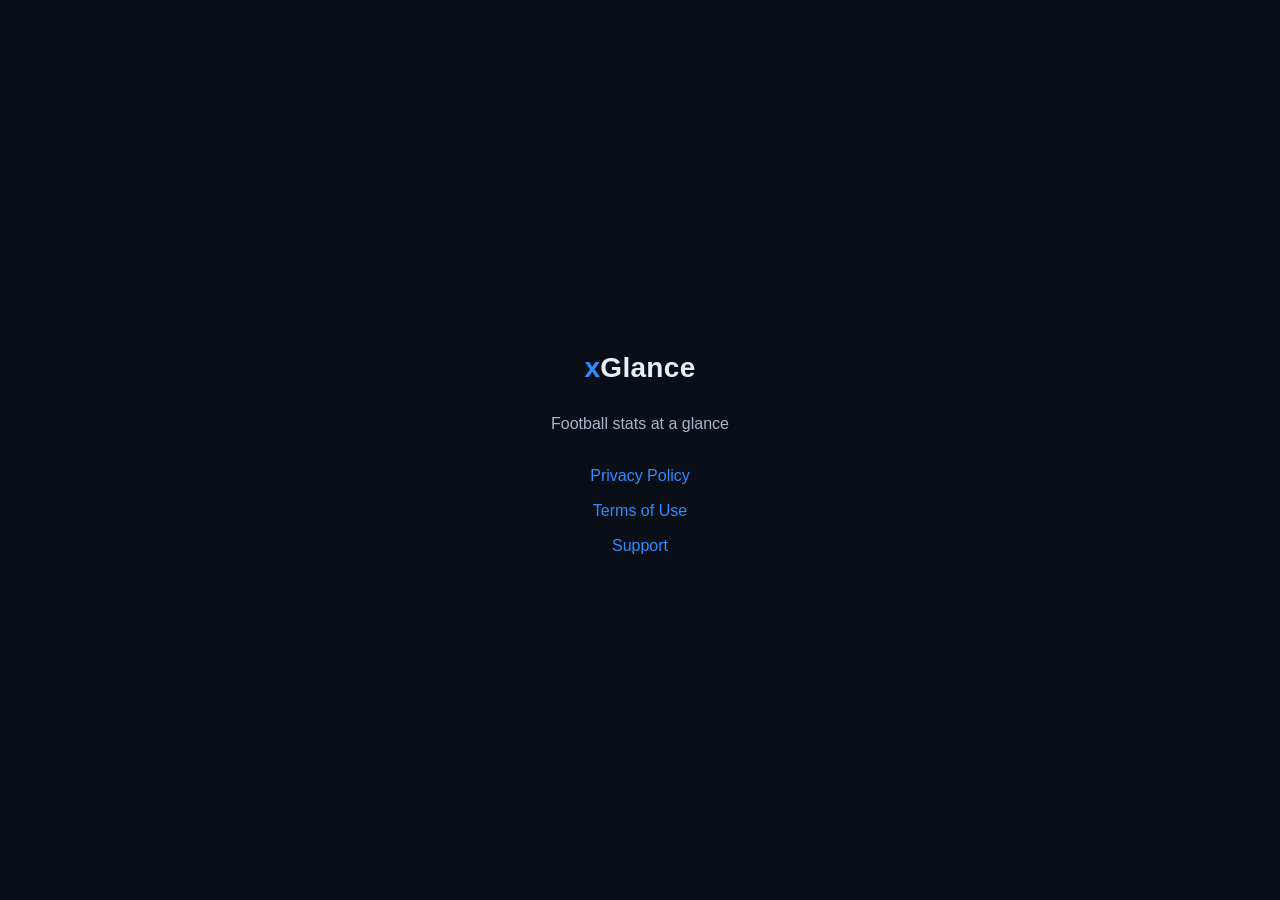
<file: index.html>
<!DOCTYPE html>
<html lang="en">
<head>
  <meta charset="UTF-8" />
  <meta name="viewport" content="width=device-width, initial-scale=1.0" />
  <meta name="robots" content="index, follow" />
  <title>xGlance</title>
  <meta name="description" content="xGlance — football stats at a glance. Privacy Policy, Terms of Use and Support." />
  <link rel="stylesheet" href="./assets/site.css" />
</head>
<body class="home">
  <div class="box">
    <span class="brand"><span class="x">x</span>Glance</span>
    <span class="tag">Football stats at a glance</span>
    <a href="./privacy/">Privacy Policy</a><br />
    <a href="./terms/">Terms of Use</a><br />
    <a href="./support/">Support</a>
  </div>
</body>
</html>
</file>
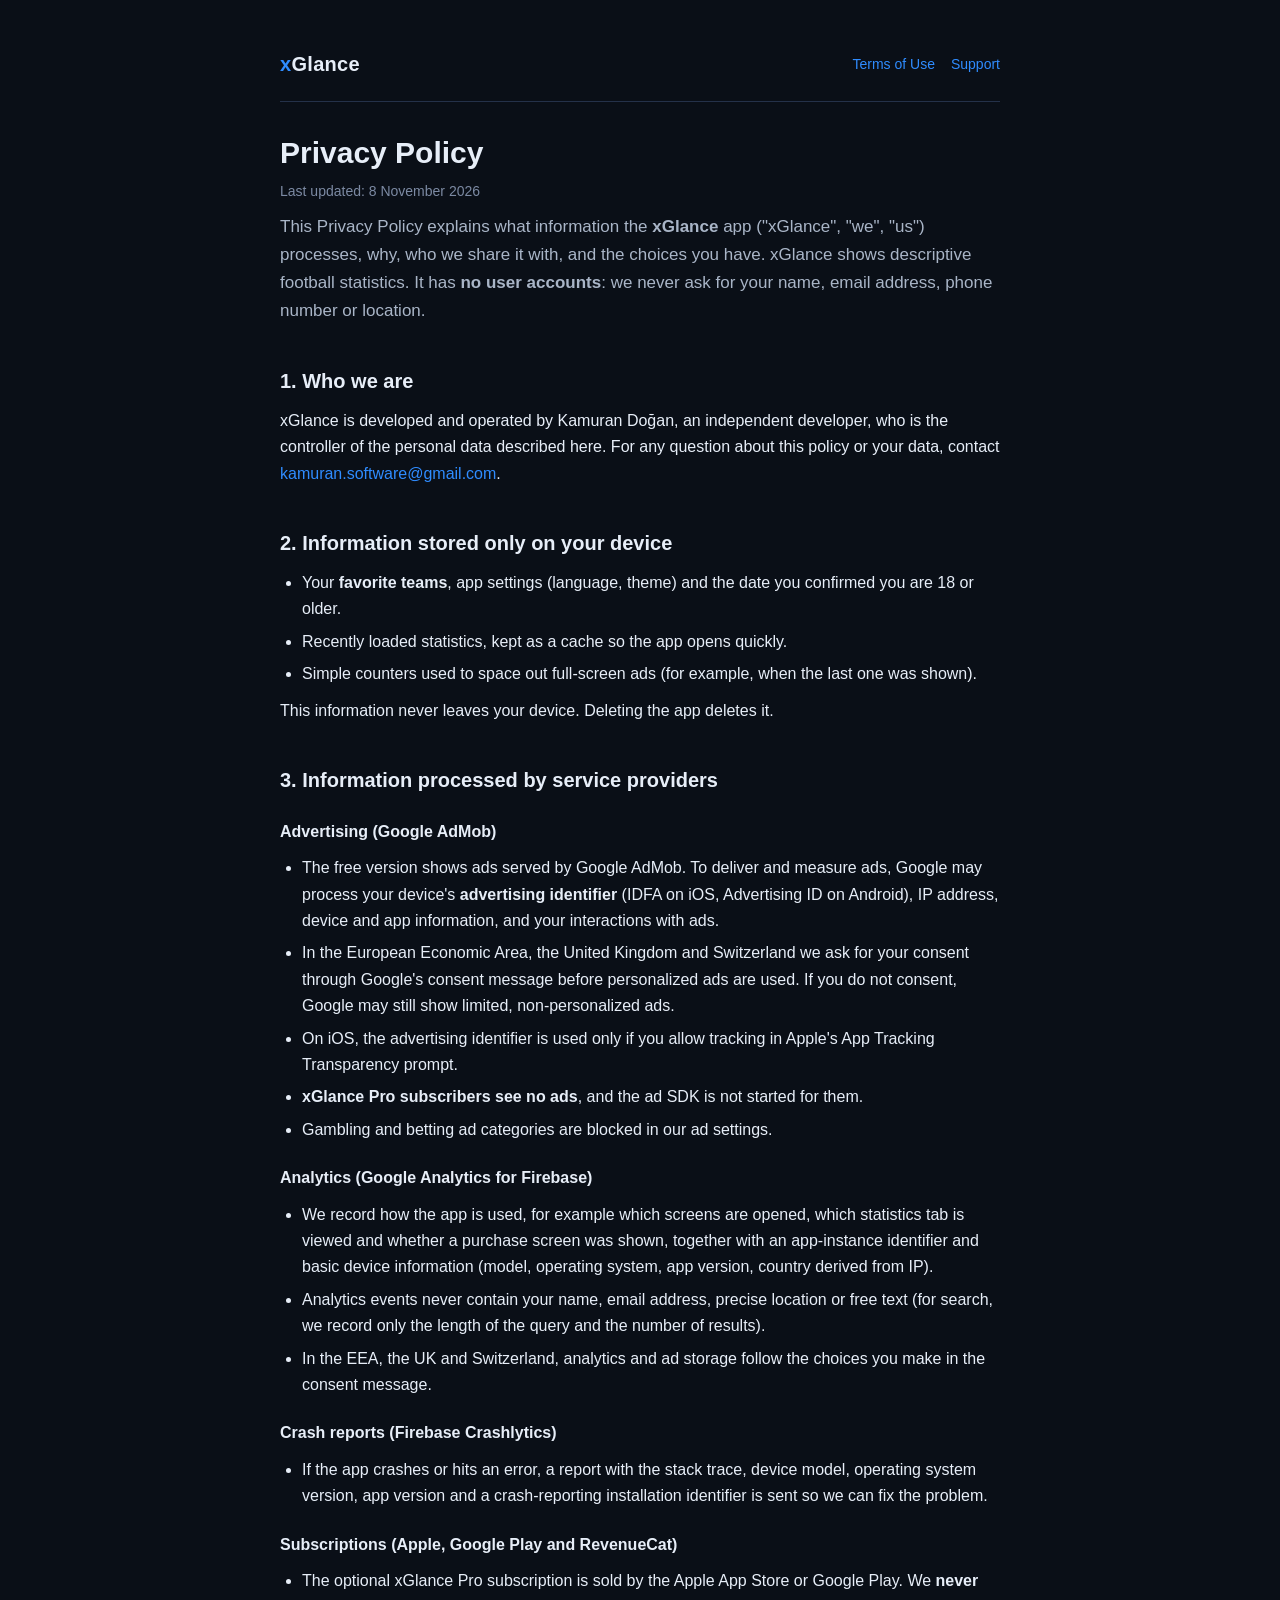
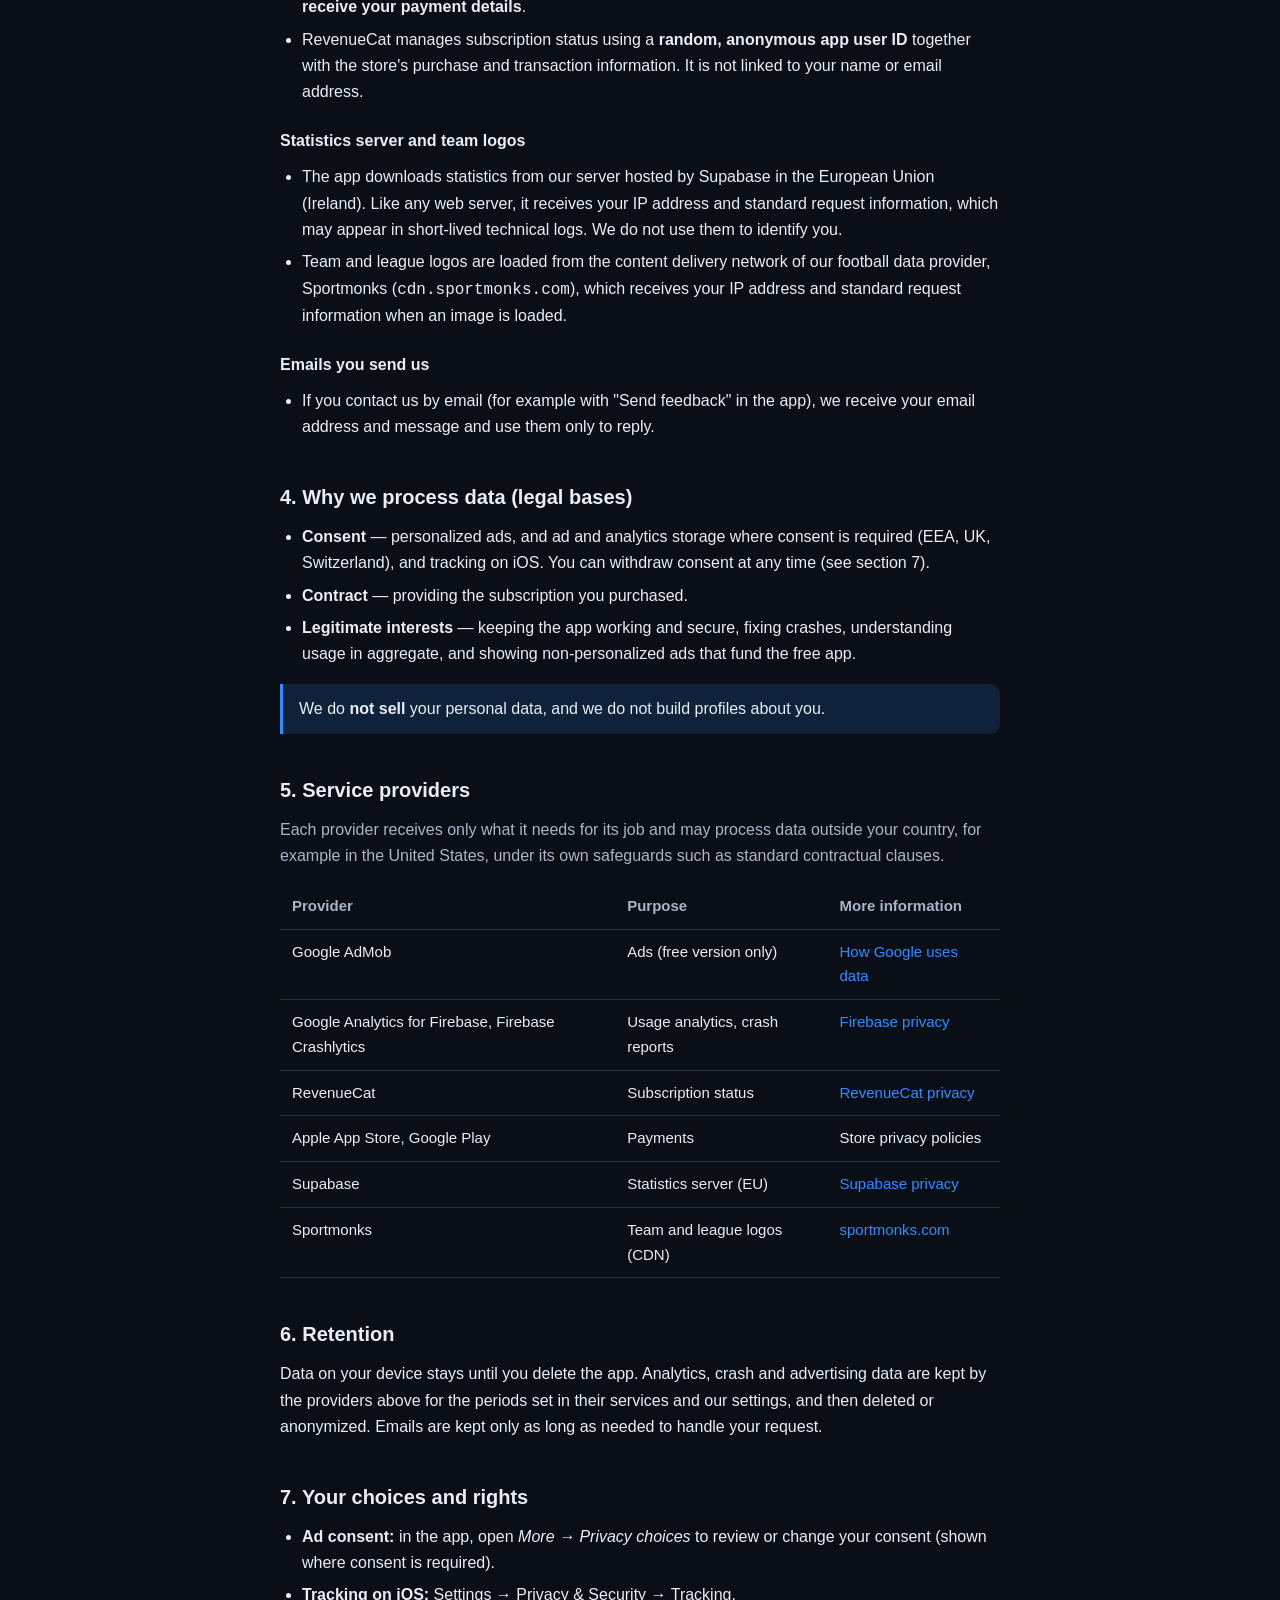
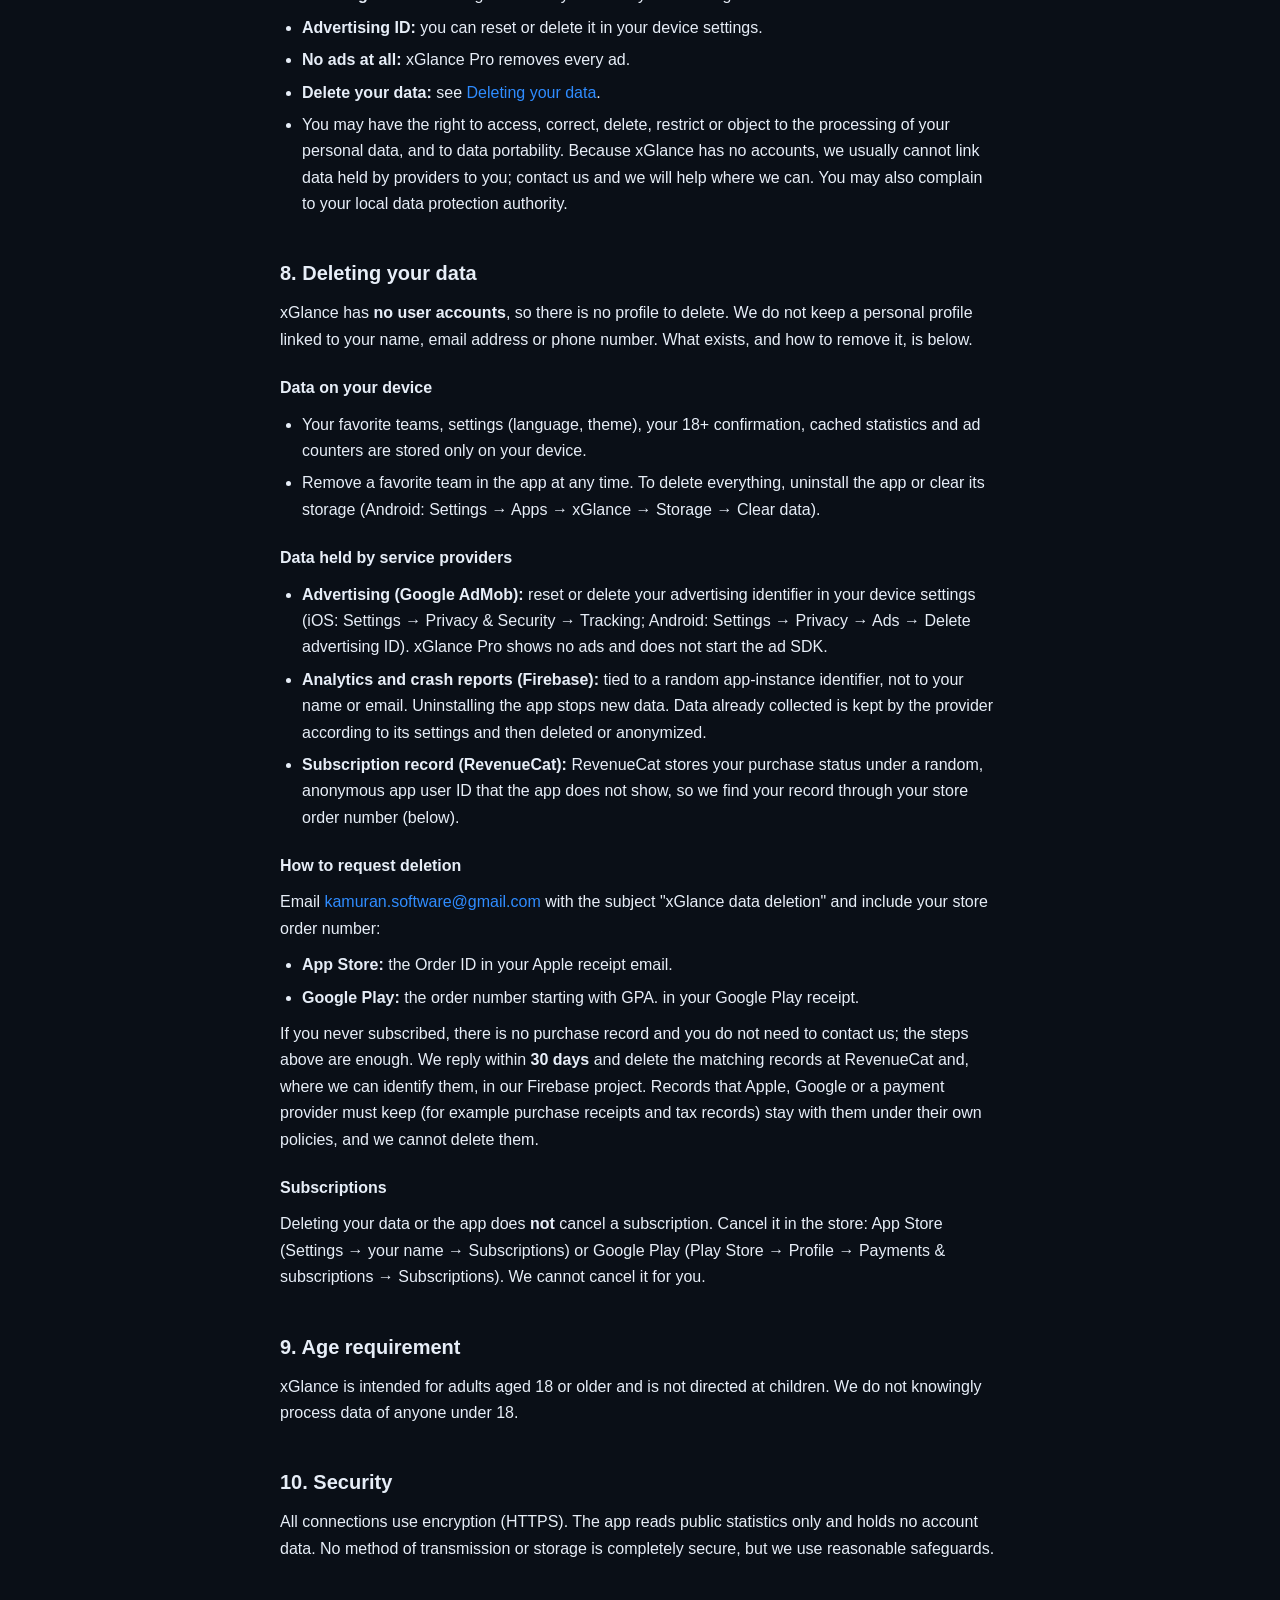
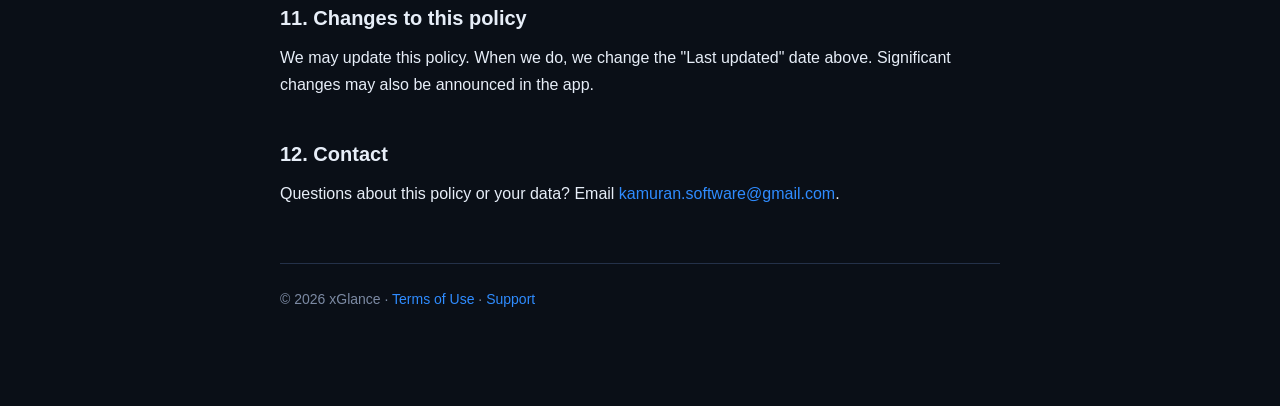
<file: privacy/index.html>
<!DOCTYPE html>
<html lang="en">
<head>
  <meta charset="UTF-8" />
  <meta name="viewport" content="width=device-width, initial-scale=1.0" />
  <meta name="robots" content="index, follow" />
  <title>Privacy Policy — xGlance</title>
  <meta name="description" content="Privacy Policy for the xGlance football statistics app: what data is processed, why, and your choices." />
  <link rel="stylesheet" href="../assets/site.css" />
</head>
<body>
  <div class="wrap">
    <header class="page">
      <a class="brand" href="../"><span class="x">x</span>Glance</a>
      <nav class="links"><a href="../terms/">Terms of Use</a><a href="../support/">Support</a></nav>
    </header>

    <h1>Privacy Policy</h1>
    <p class="meta">Last updated: 8 November 2026</p>

    <p class="lead">
      This Privacy Policy explains what information the <strong>xGlance</strong> app
      ("xGlance", "we", "us") processes, why, who we share it with, and the choices you have.
      xGlance shows descriptive football statistics. It has <strong>no user accounts</strong>:
      we never ask for your name, email address, phone number or location.
    </p>

    <h2>1. Who we are</h2>
    <p>
      xGlance is developed and operated by Kamuran Doğan, an independent developer, who is the
      controller of the personal data described here. For any question about this policy or your
      data, contact <a href="mailto:kamuran.software@gmail.com">kamuran.software@gmail.com</a>.
    </p>

    <h2>2. Information stored only on your device</h2>
    <ul>
      <li>Your <strong>favorite teams</strong>, app settings (language, theme) and the date you
        confirmed you are 18 or older.</li>
      <li>Recently loaded statistics, kept as a cache so the app opens quickly.</li>
      <li>Simple counters used to space out full-screen ads (for example, when the last one was shown).</li>
    </ul>
    <p>This information never leaves your device. Deleting the app deletes it.</p>

    <h2>3. Information processed by service providers</h2>

    <h3>Advertising (Google AdMob)</h3>
    <ul>
      <li>The free version shows ads served by Google AdMob. To deliver and measure ads, Google
        may process your device's <strong>advertising identifier</strong> (IDFA on iOS, Advertising
        ID on Android), IP address, device and app information, and your interactions with ads.</li>
      <li>In the European Economic Area, the United Kingdom and Switzerland we ask for your consent
        through Google's consent message before personalized ads are used. If you do not consent,
        Google may still show limited, non-personalized ads.</li>
      <li>On iOS, the advertising identifier is used only if you allow tracking in Apple's App
        Tracking Transparency prompt.</li>
      <li><strong>xGlance Pro subscribers see no ads</strong>, and the ad SDK is not started for them.</li>
      <li>Gambling and betting ad categories are blocked in our ad settings.</li>
    </ul>

    <h3>Analytics (Google Analytics for Firebase)</h3>
    <ul>
      <li>We record how the app is used, for example which screens are opened, which statistics tab
        is viewed and whether a purchase screen was shown, together with an app-instance identifier
        and basic device information (model, operating system, app version, country derived from IP).</li>
      <li>Analytics events never contain your name, email address, precise location or free text
        (for search, we record only the length of the query and the number of results).</li>
      <li>In the EEA, the UK and Switzerland, analytics and ad storage follow the choices you make in
        the consent message.</li>
    </ul>

    <h3>Crash reports (Firebase Crashlytics)</h3>
    <ul>
      <li>If the app crashes or hits an error, a report with the stack trace, device model, operating
        system version, app version and a crash-reporting installation identifier is sent so we can
        fix the problem.</li>
    </ul>

    <h3>Subscriptions (Apple, Google Play and RevenueCat)</h3>
    <ul>
      <li>The optional xGlance Pro subscription is sold by the Apple App Store or Google Play. We
        <strong>never receive your payment details</strong>.</li>
      <li>RevenueCat manages subscription status using a <strong>random, anonymous app user ID</strong>
        together with the store's purchase and transaction information. It is not linked to your
        name or email address.</li>
    </ul>

    <h3>Statistics server and team logos</h3>
    <ul>
      <li>The app downloads statistics from our server hosted by Supabase in the European Union
        (Ireland). Like any web server, it receives your IP address and standard request information,
        which may appear in short-lived technical logs. We do not use them to identify you.</li>
      <li>Team and league logos are loaded from the content delivery network of our football data
        provider, Sportmonks (<code>cdn.sportmonks.com</code>), which receives your IP address and
        standard request information when an image is loaded.</li>
    </ul>

    <h3>Emails you send us</h3>
    <ul>
      <li>If you contact us by email (for example with "Send feedback" in the app), we receive your
        email address and message and use them only to reply.</li>
    </ul>

    <h2>4. Why we process data (legal bases)</h2>
    <ul>
      <li><strong>Consent</strong> — personalized ads, and ad and analytics storage where consent is
        required (EEA, UK, Switzerland), and tracking on iOS. You can withdraw consent at any time
        (see section 7).</li>
      <li><strong>Contract</strong> — providing the subscription you purchased.</li>
      <li><strong>Legitimate interests</strong> — keeping the app working and secure, fixing crashes,
        understanding usage in aggregate, and showing non-personalized ads that fund the free app.</li>
    </ul>
    <div class="callout">
      We do <strong>not sell</strong> your personal data, and we do not build profiles about you.
    </div>

    <h2>5. Service providers</h2>
    <p class="muted">
      Each provider receives only what it needs for its job and may process data outside your country,
      for example in the United States, under its own safeguards such as standard contractual clauses.
    </p>
    <table>
      <thead><tr><th>Provider</th><th>Purpose</th><th>More information</th></tr></thead>
      <tbody>
        <tr><td>Google AdMob</td><td>Ads (free version only)</td><td><a href="https://policies.google.com/technologies/partner-sites">How Google uses data</a></td></tr>
        <tr><td>Google Analytics for Firebase, Firebase Crashlytics</td><td>Usage analytics, crash reports</td><td><a href="https://firebase.google.com/support/privacy">Firebase privacy</a></td></tr>
        <tr><td>RevenueCat</td><td>Subscription status</td><td><a href="https://www.revenuecat.com/privacy">RevenueCat privacy</a></td></tr>
        <tr><td>Apple App Store, Google Play</td><td>Payments</td><td>Store privacy policies</td></tr>
        <tr><td>Supabase</td><td>Statistics server (EU)</td><td><a href="https://supabase.com/privacy">Supabase privacy</a></td></tr>
        <tr><td>Sportmonks</td><td>Team and league logos (CDN)</td><td><a href="https://www.sportmonks.com">sportmonks.com</a></td></tr>
      </tbody>
    </table>

    <h2>6. Retention</h2>
    <p>
      Data on your device stays until you delete the app. Analytics, crash and advertising data are
      kept by the providers above for the periods set in their services and our settings, and then
      deleted or anonymized. Emails are kept only as long as needed to handle your request.
    </p>

    <h2>7. Your choices and rights</h2>
    <ul>
      <li><strong>Ad consent:</strong> in the app, open <em>More → Privacy choices</em> to review or
        change your consent (shown where consent is required).</li>
      <li><strong>Tracking on iOS:</strong> Settings → Privacy &amp; Security → Tracking.</li>
      <li><strong>Advertising ID:</strong> you can reset or delete it in your device settings.</li>
      <li><strong>No ads at all:</strong> xGlance Pro removes every ad.</li>
      <li><strong>Delete your data:</strong> see <a href="#data-deletion">Deleting your data</a>.</li>
      <li>You may have the right to access, correct, delete, restrict or object to the processing of
        your personal data, and to data portability. Because xGlance has no accounts, we usually
        cannot link data held by providers to you; contact us and we will help where we can. You may
        also complain to your local data protection authority.</li>
    </ul>

    <h2 id="data-deletion">8. Deleting your data</h2>
    <p>
      xGlance has <strong>no user accounts</strong>, so there is no profile to delete. We do not keep a
      personal profile linked to your name, email address or phone number. What exists, and how to remove
      it, is below.
    </p>

    <h3>Data on your device</h3>
    <ul>
      <li>Your favorite teams, settings (language, theme), your 18+ confirmation, cached statistics and
        ad counters are stored only on your device.</li>
      <li>Remove a favorite team in the app at any time. To delete everything, uninstall the app or
        clear its storage (Android: Settings → Apps → xGlance → Storage → Clear data).</li>
    </ul>

    <h3>Data held by service providers</h3>
    <ul>
      <li><strong>Advertising (Google AdMob):</strong> reset or delete your advertising identifier in your
        device settings (iOS: Settings → Privacy &amp; Security → Tracking; Android: Settings → Privacy →
        Ads → Delete advertising ID). xGlance Pro shows no ads and does not start the ad SDK.</li>
      <li><strong>Analytics and crash reports (Firebase):</strong> tied to a random app-instance
        identifier, not to your name or email. Uninstalling the app stops new data. Data already
        collected is kept by the provider according to its settings and then deleted or anonymized.</li>
      <li><strong>Subscription record (RevenueCat):</strong> RevenueCat stores your purchase status under a
        random, anonymous app user ID that the app does not show, so we find your record through your
        store order number (below).</li>
    </ul>

    <h3>How to request deletion</h3>
    <p>
      Email <a href="mailto:kamuran.software@gmail.com">kamuran.software@gmail.com</a> with the subject
      "xGlance data deletion" and include your store order number:
    </p>
    <ul>
      <li><strong>App Store:</strong> the Order ID in your Apple receipt email.</li>
      <li><strong>Google Play:</strong> the order number starting with GPA. in your Google Play receipt.</li>
    </ul>
    <p>
      If you never subscribed, there is no purchase record and you do not need to contact us; the steps
      above are enough. We reply within <strong>30 days</strong> and delete the matching records at
      RevenueCat and, where we can identify them, in our Firebase project. Records that Apple, Google or
      a payment provider must keep (for example purchase receipts and tax records) stay with them under
      their own policies, and we cannot delete them.
    </p>

    <h3>Subscriptions</h3>
    <p>
      Deleting your data or the app does <strong>not</strong> cancel a subscription. Cancel it in the
      store: App Store (Settings → your name → Subscriptions) or Google Play (Play Store → Profile →
      Payments &amp; subscriptions → Subscriptions). We cannot cancel it for you.
    </p>

    <h2>9. Age requirement</h2>
    <p>
      xGlance is intended for adults aged 18 or older and is not directed at children. We do not
      knowingly process data of anyone under 18.
    </p>

    <h2>10. Security</h2>
    <p>
      All connections use encryption (HTTPS). The app reads public statistics only and holds no
      account data. No method of transmission or storage is completely secure, but we use reasonable
      safeguards.
    </p>

    <h2>11. Changes to this policy</h2>
    <p>
      We may update this policy. When we do, we change the "Last updated" date above. Significant
      changes may also be announced in the app.
    </p>

    <h2>12. Contact</h2>
    <p>
      Questions about this policy or your data? Email
      <a href="mailto:kamuran.software@gmail.com">kamuran.software@gmail.com</a>.
    </p>

    <footer class="page">© 2026 xGlance · <a href="../terms/">Terms of Use</a> · <a href="../support/">Support</a></footer>
  </div>
</body>
</html>
</file>
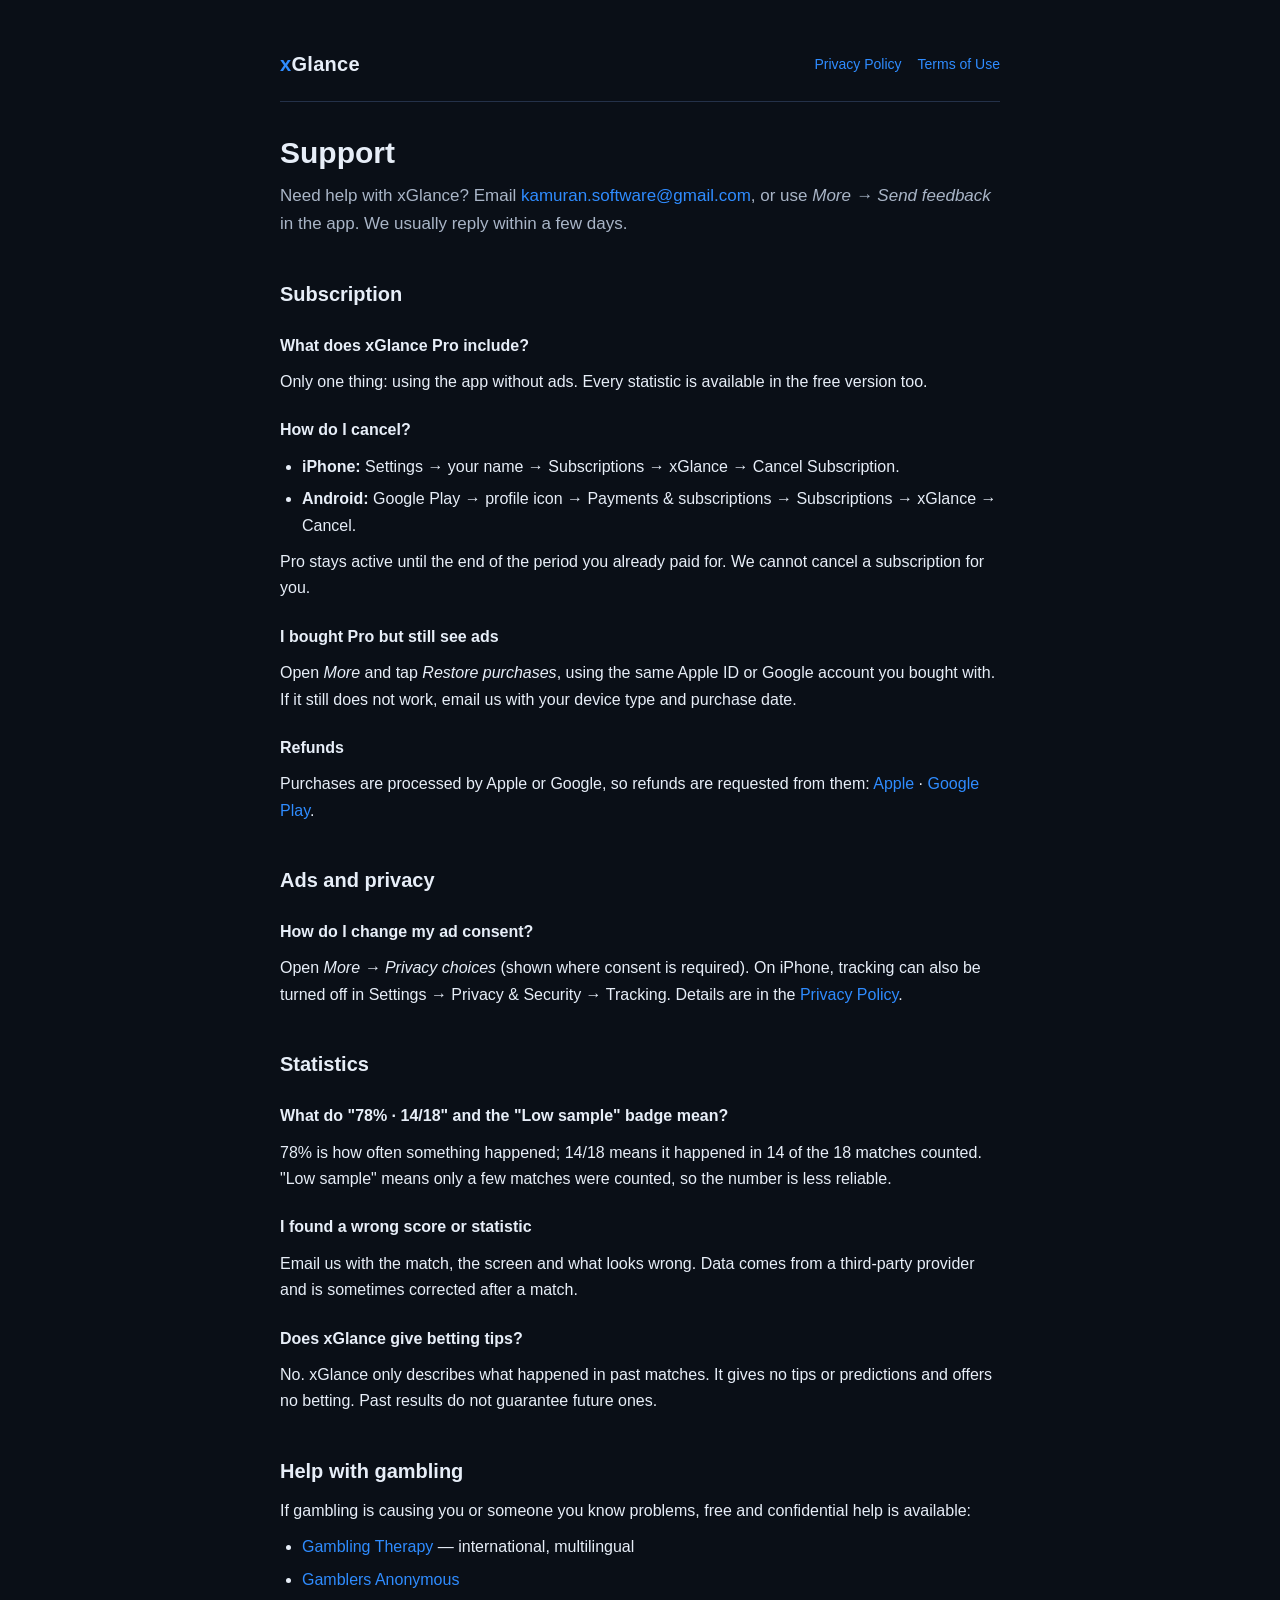
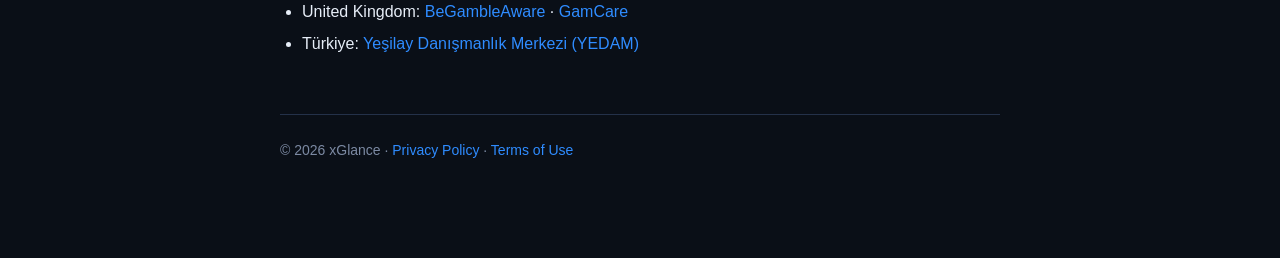
<file: support/index.html>
<!DOCTYPE html>
<html lang="en">
<head>
  <meta charset="UTF-8" />
  <meta name="viewport" content="width=device-width, initial-scale=1.0" />
  <meta name="robots" content="index, follow" />
  <title>Support — xGlance</title>
  <meta name="description" content="Help and contact for the xGlance football statistics app: subscriptions, ads, privacy choices and data questions." />
  <link rel="stylesheet" href="../assets/site.css" />
</head>
<body>
  <div class="wrap">
    <header class="page">
      <a class="brand" href="../"><span class="x">x</span>Glance</a>
      <nav class="links"><a href="../privacy/">Privacy Policy</a><a href="../terms/">Terms of Use</a></nav>
    </header>

    <h1>Support</h1>
    <p class="lead">
      Need help with xGlance? Email
      <a href="mailto:kamuran.software@gmail.com">kamuran.software@gmail.com</a>,
      or use <em>More → Send feedback</em> in the app. We usually reply within a few days.
    </p>

    <h2>Subscription</h2>
    <h3>What does xGlance Pro include?</h3>
    <p>Only one thing: using the app without ads. Every statistic is available in the free version too.</p>
    <h3>How do I cancel?</h3>
    <ul>
      <li><strong>iPhone:</strong> Settings → your name → Subscriptions → xGlance → Cancel Subscription.</li>
      <li><strong>Android:</strong> Google Play → profile icon → Payments &amp; subscriptions → Subscriptions → xGlance → Cancel.</li>
    </ul>
    <p>Pro stays active until the end of the period you already paid for. We cannot cancel a subscription for you.</p>
    <h3>I bought Pro but still see ads</h3>
    <p>
      Open <em>More</em> and tap <em>Restore purchases</em>, using the same Apple ID or Google account you
      bought with. If it still does not work, email us with your device type and purchase date.
    </p>
    <h3>Refunds</h3>
    <p>
      Purchases are processed by Apple or Google, so refunds are requested from them:
      <a href="https://reportaproblem.apple.com">Apple</a> ·
      <a href="https://support.google.com/googleplay/answer/2479637">Google Play</a>.
    </p>

    <h2>Ads and privacy</h2>
    <h3>How do I change my ad consent?</h3>
    <p>
      Open <em>More → Privacy choices</em> (shown where consent is required). On iPhone, tracking can also be
      turned off in Settings → Privacy &amp; Security → Tracking. Details are in the
      <a href="../privacy/">Privacy Policy</a>.
    </p>

    <h2>Statistics</h2>
    <h3>What do "78% · 14/18" and the "Low sample" badge mean?</h3>
    <p>
      78% is how often something happened; 14/18 means it happened in 14 of the 18 matches counted.
      "Low sample" means only a few matches were counted, so the number is less reliable.
    </p>
    <h3>I found a wrong score or statistic</h3>
    <p>
      Email us with the match, the screen and what looks wrong. Data comes from a third-party provider
      and is sometimes corrected after a match.
    </p>
    <h3>Does xGlance give betting tips?</h3>
    <p>
      No. xGlance only describes what happened in past matches. It gives no tips or predictions and offers
      no betting. Past results do not guarantee future ones.
    </p>

    <h2 id="help">Help with gambling</h2>
    <p>If gambling is causing you or someone you know problems, free and confidential help is available:</p>
    <ul>
      <li><a href="https://www.gamblingtherapy.org">Gambling Therapy</a> — international, multilingual</li>
      <li><a href="https://www.gamblersanonymous.org">Gamblers Anonymous</a></li>
      <li>United Kingdom: <a href="https://www.begambleaware.org">BeGambleAware</a> · <a href="https://www.gamcare.org.uk">GamCare</a></li>
      <li>Türkiye: <a href="https://www.yedam.org.tr">Yeşilay Danışmanlık Merkezi (YEDAM)</a></li>
    </ul>

    <footer class="page">© 2026 xGlance · <a href="../privacy/">Privacy Policy</a> · <a href="../terms/">Terms of Use</a></footer>
  </div>
</body>
</html>
</file>
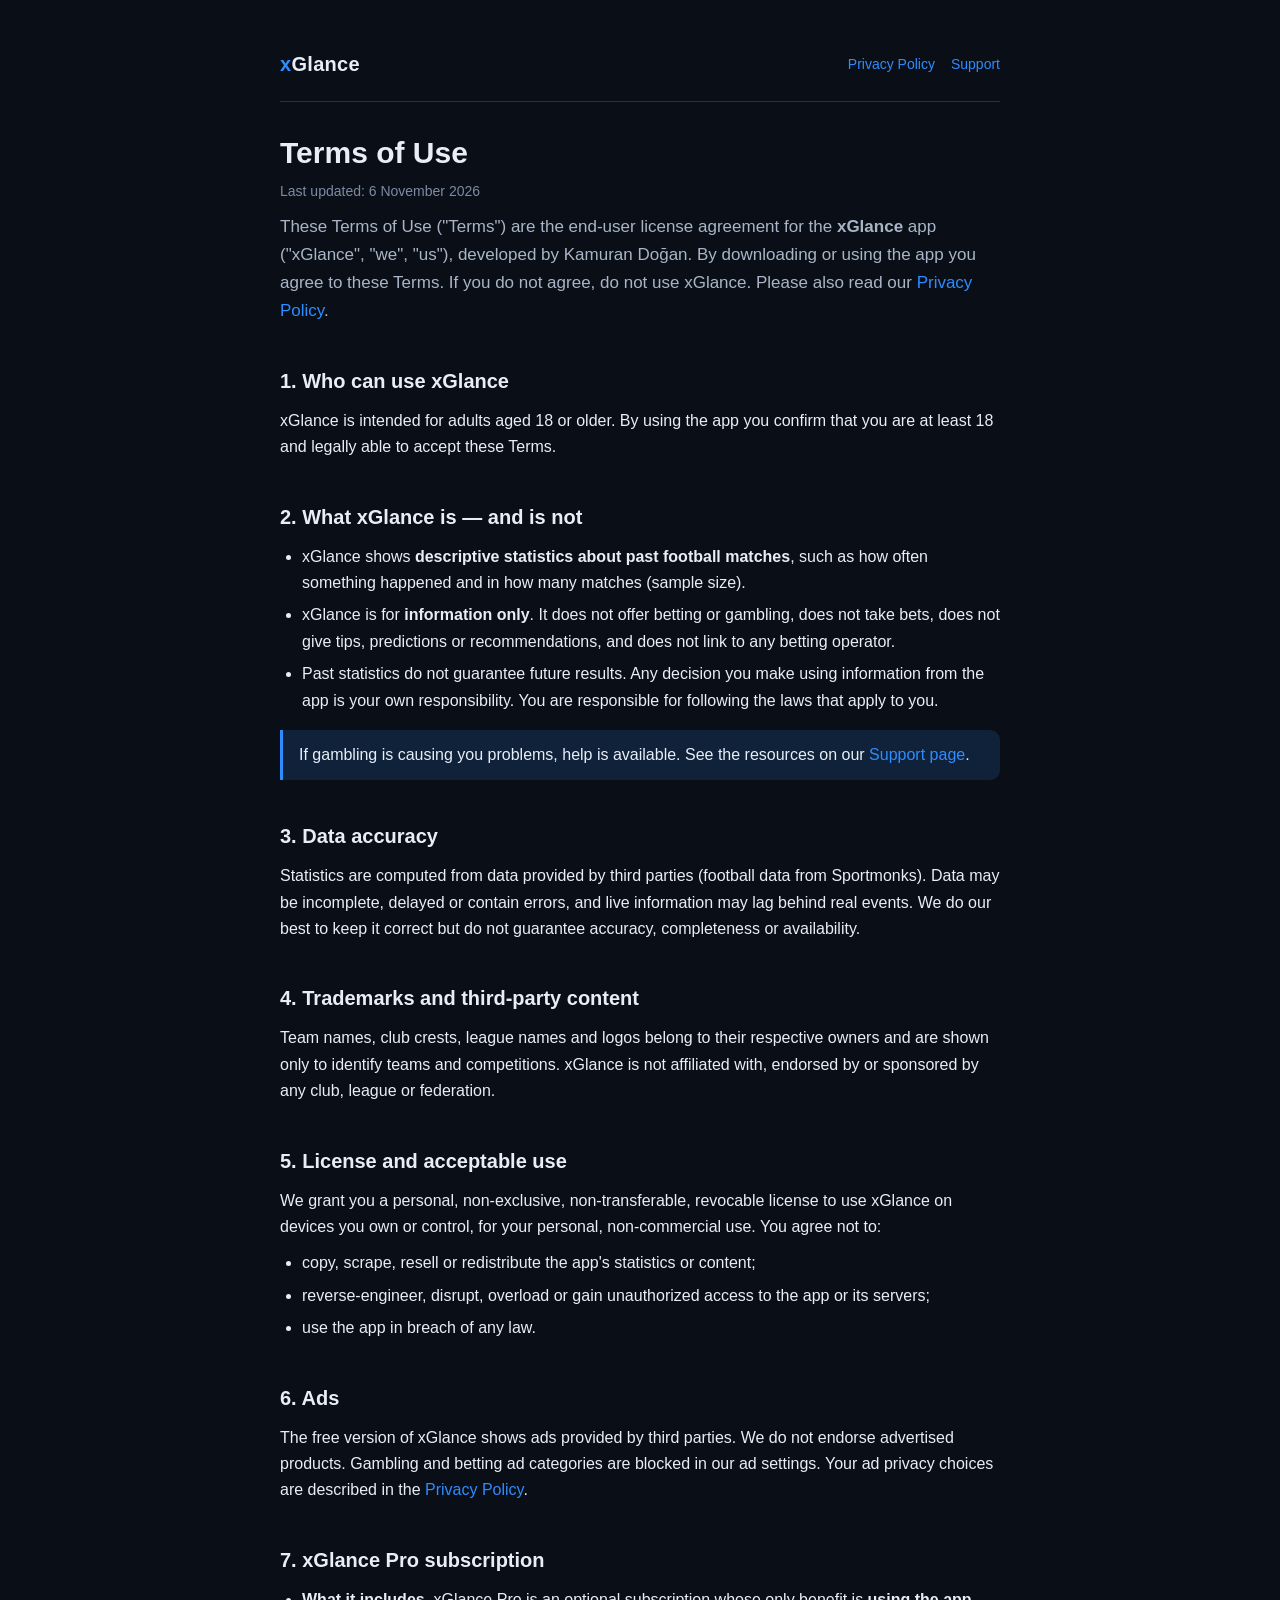
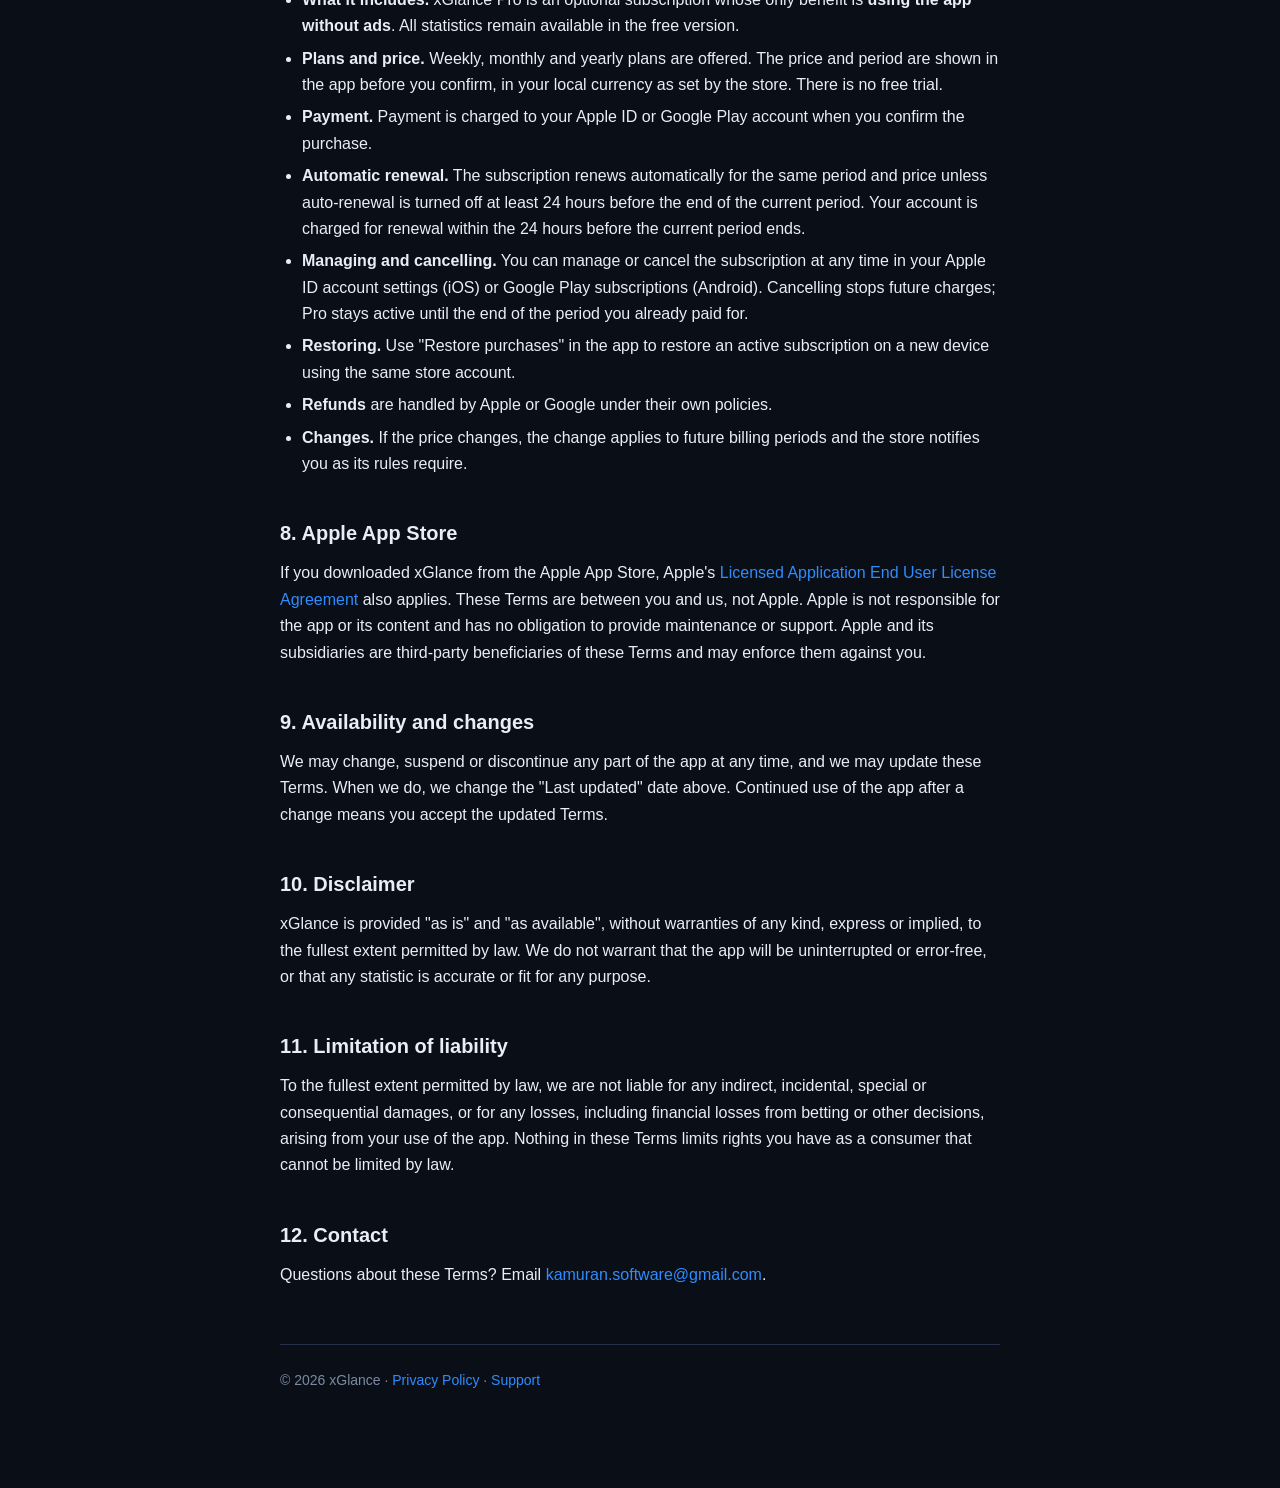
<file: terms/index.html>
<!DOCTYPE html>
<html lang="en">
<head>
  <meta charset="UTF-8" />
  <meta name="viewport" content="width=device-width, initial-scale=1.0" />
  <meta name="robots" content="index, follow" />
  <title>Terms of Use — xGlance</title>
  <meta name="description" content="Terms of Use (EULA) for the xGlance football statistics app, including the xGlance Pro subscription." />
  <link rel="stylesheet" href="../assets/site.css" />
</head>
<body>
  <div class="wrap">
    <header class="page">
      <a class="brand" href="../"><span class="x">x</span>Glance</a>
      <nav class="links"><a href="../privacy/">Privacy Policy</a><a href="../support/">Support</a></nav>
    </header>

    <h1>Terms of Use</h1>
    <p class="meta">Last updated: 6 November 2026</p>

    <p class="lead">
      These Terms of Use ("Terms") are the end-user license agreement for the <strong>xGlance</strong>
      app ("xGlance", "we", "us"), developed by Kamuran Doğan. By downloading or using the app you agree
      to these Terms. If you do not agree, do not use xGlance. Please also read our
      <a href="../privacy/">Privacy Policy</a>.
    </p>

    <h2>1. Who can use xGlance</h2>
    <p>
      xGlance is intended for adults aged 18 or older. By using the app you confirm that you are at
      least 18 and legally able to accept these Terms.
    </p>

    <h2>2. What xGlance is — and is not</h2>
    <ul>
      <li>xGlance shows <strong>descriptive statistics about past football matches</strong>, such as
        how often something happened and in how many matches (sample size).</li>
      <li>xGlance is for <strong>information only</strong>. It does not offer betting or gambling, does
        not take bets, does not give tips, predictions or recommendations, and does not link to any
        betting operator.</li>
      <li>Past statistics do not guarantee future results. Any decision you make using information from
        the app is your own responsibility. You are responsible for following the laws that apply to you.</li>
    </ul>
    <div class="callout">
      If gambling is causing you problems, help is available. See the resources on our
      <a href="../support/#help">Support page</a>.
    </div>

    <h2>3. Data accuracy</h2>
    <p>
      Statistics are computed from data provided by third parties (football data from Sportmonks).
      Data may be incomplete, delayed or contain errors, and live information may lag behind real
      events. We do our best to keep it correct but do not guarantee accuracy, completeness or
      availability.
    </p>

    <h2>4. Trademarks and third-party content</h2>
    <p>
      Team names, club crests, league names and logos belong to their respective owners and are shown
      only to identify teams and competitions. xGlance is not affiliated with, endorsed by or sponsored
      by any club, league or federation.
    </p>

    <h2>5. License and acceptable use</h2>
    <p>
      We grant you a personal, non-exclusive, non-transferable, revocable license to use xGlance on
      devices you own or control, for your personal, non-commercial use. You agree not to:
    </p>
    <ul>
      <li>copy, scrape, resell or redistribute the app's statistics or content;</li>
      <li>reverse-engineer, disrupt, overload or gain unauthorized access to the app or its servers;</li>
      <li>use the app in breach of any law.</li>
    </ul>

    <h2>6. Ads</h2>
    <p>
      The free version of xGlance shows ads provided by third parties. We do not endorse advertised
      products. Gambling and betting ad categories are blocked in our ad settings. Your ad privacy
      choices are described in the <a href="../privacy/">Privacy Policy</a>.
    </p>

    <h2>7. xGlance Pro subscription</h2>
    <ul>
      <li><strong>What it includes.</strong> xGlance Pro is an optional subscription whose only benefit
        is <strong>using the app without ads</strong>. All statistics remain available in the free
        version.</li>
      <li><strong>Plans and price.</strong> Weekly, monthly and yearly plans are offered. The price and
        period are shown in the app before you confirm, in your local currency as set by the store.
        There is no free trial.</li>
      <li><strong>Payment.</strong> Payment is charged to your Apple ID or Google Play account when you
        confirm the purchase.</li>
      <li><strong>Automatic renewal.</strong> The subscription renews automatically for the same period
        and price unless auto-renewal is turned off at least 24 hours before the end of the current
        period. Your account is charged for renewal within the 24 hours before the current period ends.</li>
      <li><strong>Managing and cancelling.</strong> You can manage or cancel the subscription at any time
        in your Apple ID account settings (iOS) or Google Play subscriptions (Android). Cancelling stops
        future charges; Pro stays active until the end of the period you already paid for.</li>
      <li><strong>Restoring.</strong> Use "Restore purchases" in the app to restore an active subscription
        on a new device using the same store account.</li>
      <li><strong>Refunds</strong> are handled by Apple or Google under their own policies.</li>
      <li><strong>Changes.</strong> If the price changes, the change applies to future billing periods and
        the store notifies you as its rules require.</li>
    </ul>

    <h2>8. Apple App Store</h2>
    <p>
      If you downloaded xGlance from the Apple App Store, Apple's
      <a href="https://www.apple.com/legal/internet-services/itunes/dev/stdeula/">Licensed Application
      End User License Agreement</a> also applies. These Terms are between you and us, not Apple. Apple
      is not responsible for the app or its content and has no obligation to provide maintenance or
      support. Apple and its subsidiaries are third-party beneficiaries of these Terms and may enforce
      them against you.
    </p>

    <h2>9. Availability and changes</h2>
    <p>
      We may change, suspend or discontinue any part of the app at any time, and we may update these
      Terms. When we do, we change the "Last updated" date above. Continued use of the app after a
      change means you accept the updated Terms.
    </p>

    <h2>10. Disclaimer</h2>
    <p>
      xGlance is provided "as is" and "as available", without warranties of any kind, express or
      implied, to the fullest extent permitted by law. We do not warrant that the app will be
      uninterrupted or error-free, or that any statistic is accurate or fit for any purpose.
    </p>

    <h2>11. Limitation of liability</h2>
    <p>
      To the fullest extent permitted by law, we are not liable for any indirect, incidental, special
      or consequential damages, or for any losses, including financial losses from betting or other
      decisions, arising from your use of the app. Nothing in these Terms limits rights you have as a
      consumer that cannot be limited by law.
    </p>

    <h2>12. Contact</h2>
    <p>
      Questions about these Terms? Email
      <a href="mailto:kamuran.software@gmail.com">kamuran.software@gmail.com</a>.
    </p>

    <footer class="page">© 2026 xGlance · <a href="../privacy/">Privacy Policy</a> · <a href="../support/">Support</a></footer>
  </div>
</body>
</html>
</file>
<file: assets/site.css>
/* Generated from dev_docs/design/themes/terminal_dark.json — do not edit colors by hand. */
:root {
  --bg: #0A0F17;
  --surface: #111826;
  --surface-raised: #172133;
  --border: #243149;
  --text: #E7EEF8;
  --text-secondary: #A9B5C7;
  --muted: #7C8AA3;
  --accent: #2F8CFF;
  --accent-soft: #2F8CFF26;
  --max: 760px;
}
* { box-sizing: border-box; }
html { -webkit-text-size-adjust: 100%; }
body {
  margin: 0;
  background: var(--bg);
  color: var(--text);
  font-family: Inter, -apple-system, BlinkMacSystemFont, "Segoe UI", Roboto, Helvetica, Arial, sans-serif;
  line-height: 1.65;
  font-size: 16px;
  -webkit-font-smoothing: antialiased;
}
.wrap { max-width: var(--max); margin: 0 auto; padding: 48px 20px 96px; }
header.page {
  display: flex; align-items: center; justify-content: space-between; gap: 16px; flex-wrap: wrap;
  border-bottom: 1px solid var(--border); padding-bottom: 20px; margin-bottom: 32px;
}
.brand { font-weight: 700; font-size: 20px; letter-spacing: 0.3px; color: var(--text); text-decoration: none; }
.brand .x { color: var(--accent); }
nav.links a { margin-left: 16px; font-size: 14px; }
nav.links a:first-child { margin-left: 0; }
h1 { font-size: 30px; line-height: 1.25; margin: 8px 0 8px; font-weight: 700; }
h2 { font-size: 20px; margin: 40px 0 10px; font-weight: 650; }
h3 { font-size: 16px; margin: 22px 0 6px; }
p { margin: 10px 0; }
.meta { color: var(--muted); font-size: 14px; margin: 0; }
.lead { font-size: 17px; color: var(--text-secondary); }
.muted { color: var(--text-secondary); }
a { color: var(--accent); text-decoration: none; }
a:hover { text-decoration: underline; }
ul { padding-left: 22px; margin: 10px 0; }
li { margin: 6px 0; }
.callout {
  border-left: 3px solid var(--accent);
  background: var(--accent-soft);
  padding: 12px 16px; border-radius: 0 10px 10px 0; margin: 16px 0;
}
.card {
  background: var(--surface); border: 1px solid var(--border);
  border-radius: 14px; padding: 16px 20px; margin: 16px 0;
}
table { width: 100%; border-collapse: collapse; margin: 14px 0; font-size: 15px; display: block; overflow-x: auto; }
th, td { text-align: left; padding: 10px 12px; border-bottom: 1px solid var(--border); vertical-align: top; }
th { color: var(--text-secondary); font-weight: 600; white-space: nowrap; }
footer.page { margin-top: 56px; padding-top: 24px; border-top: 1px solid var(--border); color: var(--muted); font-size: 14px; }
.home { min-height: 100vh; display: flex; align-items: center; justify-content: center; }
.home .box { text-align: center; line-height: 2.2; }
.home .brand { display: block; font-size: 28px; margin-bottom: 8px; }
.home .tag { color: var(--text-secondary); margin-bottom: 16px; display: block; }
</file>
